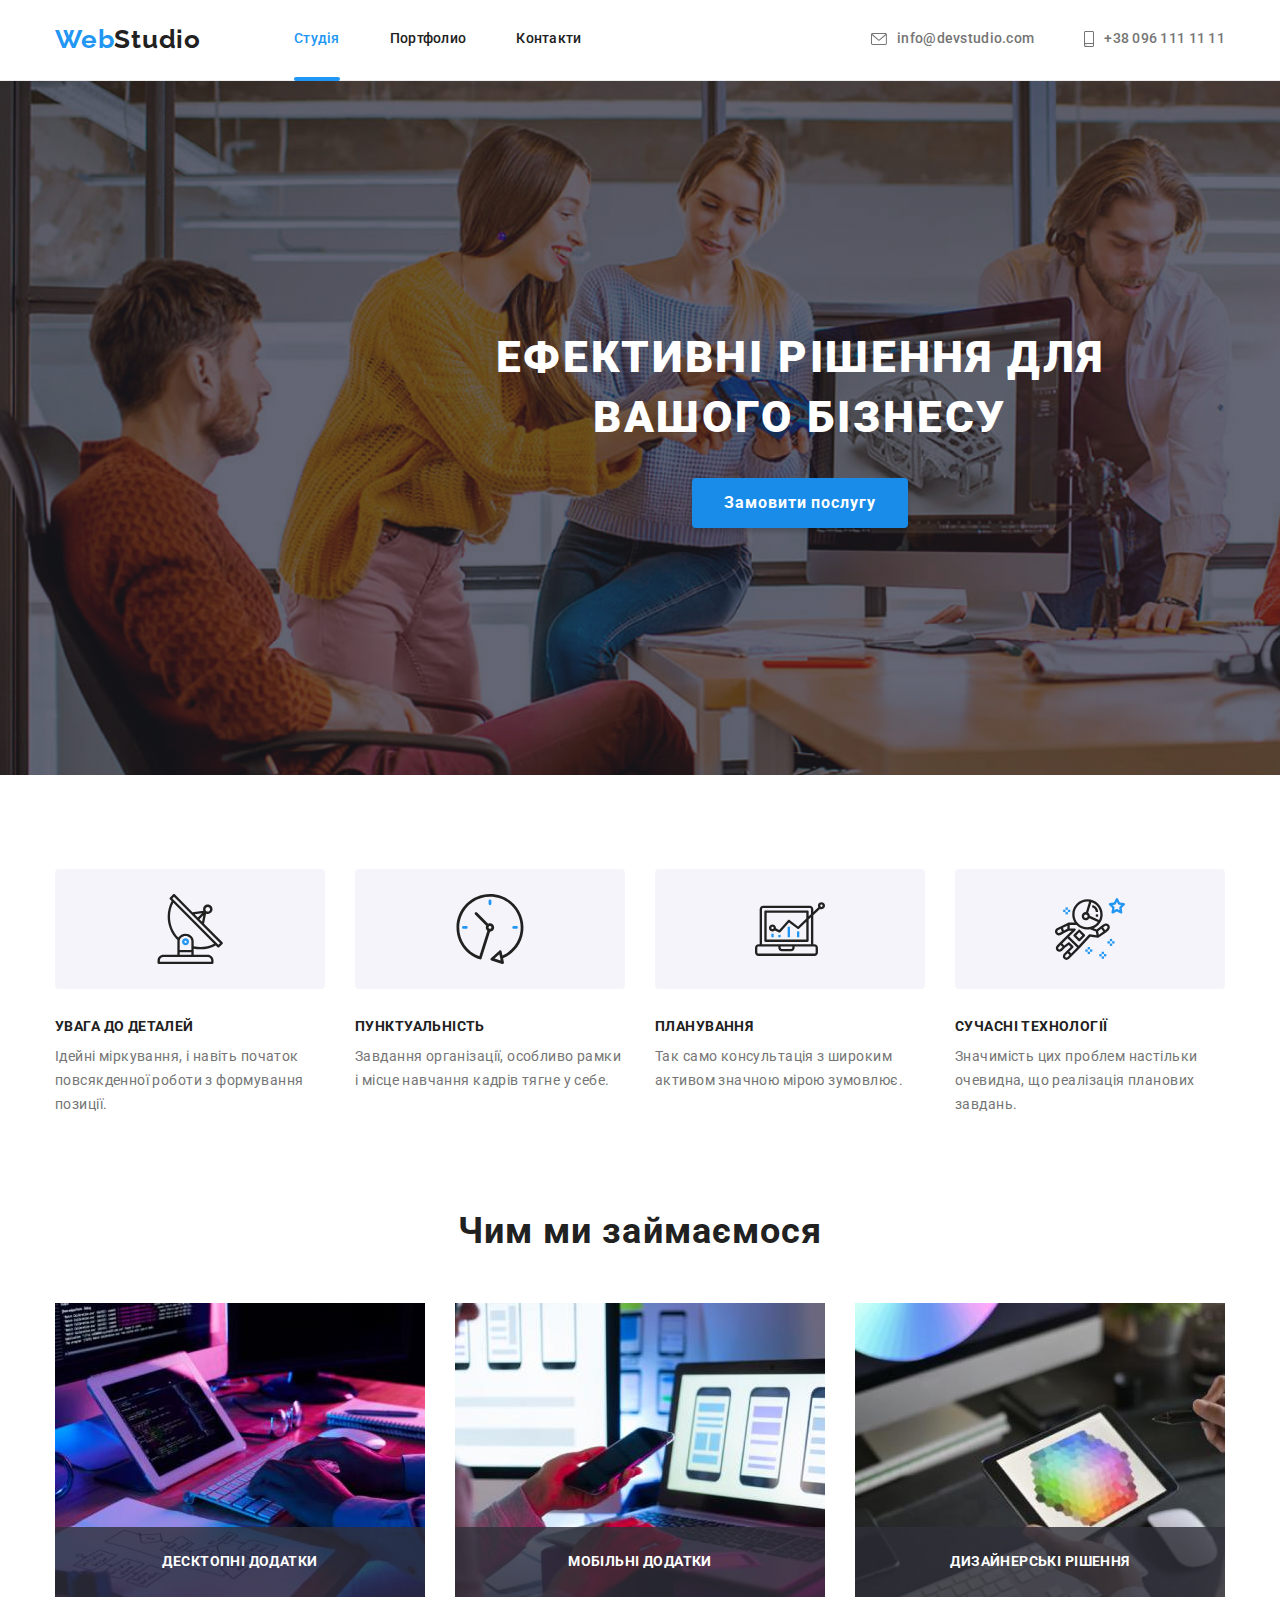
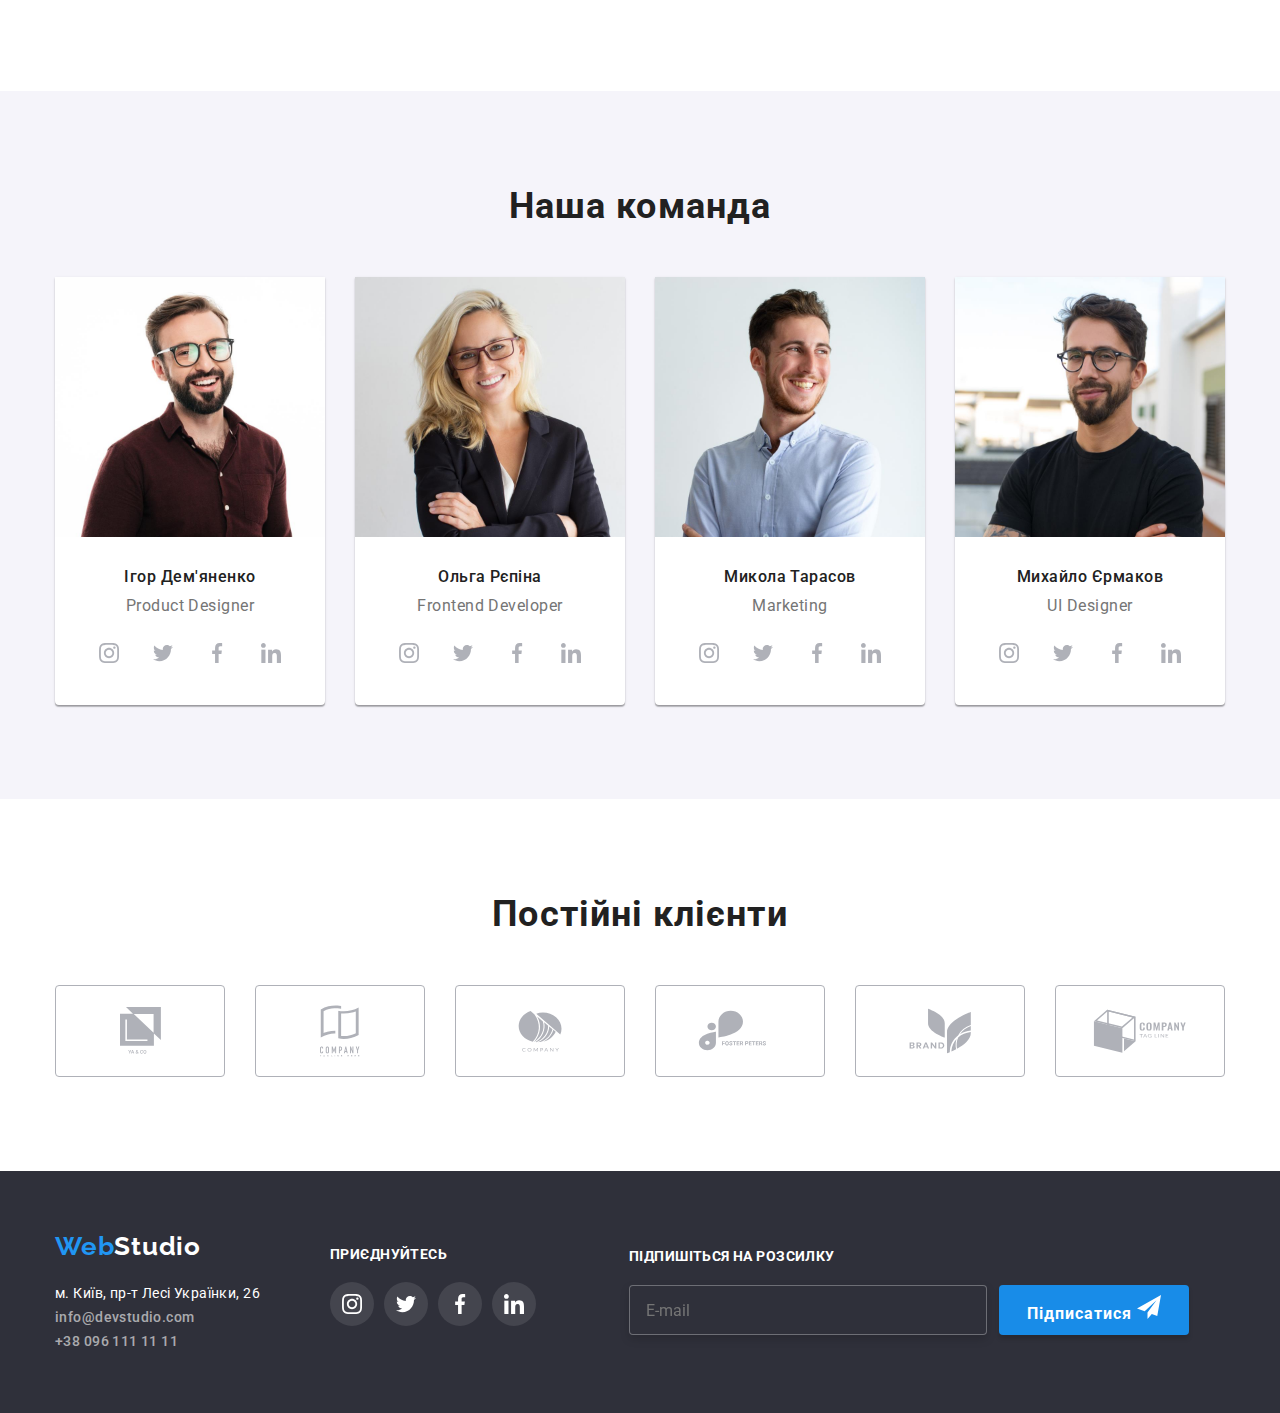
<file: index.html>
<!DOCTYPE html>
<html lang="en">

<head>
  <meta charset="UTF-8" />
  <meta http-equiv="X-UA-Compatible" content="IE=edge" />
  <meta name="viewport" content="width=device-width, initial-scale=1.0" />
  <title>Студія</title>
  <link rel="preconnect" href="https://fonts.googleapis.com" />
  <link rel="preconnect" href="https://fonts.gstatic.com" crossorigin />
  <link rel="stylesheet"
    href="https://cdnjs.cloudflare.com/ajax/libs/modern-normalize/1.0.0/modern-normalize.min.css" />
  <link rel="stylesheet" href="./css/styles.css" />
  <link href="https://fonts.googleapis.com/css2?family=Raleway:wght@700&family=Roboto:wght@400;500;700;900&display=swap"
    rel="stylesheet" />
</head>

<body>
  <!-- HEADER -->
  <header class="page-header">
    <div class="container page-header-container">
      <nav class="page-navigation">
        <a class="logo link" href="/"> <span>Web</span>Studio </a>

        <ul class="menu list">
          <li class="menu-item">
            <div class="menu-item-link">
              <a class="menu-link link active" href="./index.html">Студія</a>
            </div>
          </li>
          <li class="menu-item">
            <div class="menu-item-link">
              <a class="menu-link link" href="./portfolio.html">Портфолио</a>
            </div>
          </li>
          <li class="menu-item"><a class="menu-link link" href="">Контакти</a></li>
        </ul>
      </nav>
      <ul class="contact-header list">
        <li class="contact-item-header">
          <svg class="icon-header" width="16" height="12">
            <use href="./images/sprite.svg#icon-mail"></use>
          </svg>
          <a class="contact-link contact-header-link link" href="mailto:info@devstudio.com">info@devstudio.com</a>
        </li>
        <li class="contact-item-header">
          <svg class="icon-header" width="10" height="16">
            <use href="./images/sprite.svg#icon-smartphone"></use>
          </svg>
          <a class="contact-link contact-header-link link" href="tel:+380961111111">+38 096 111 11 11</a>
        </li>
      </ul>
    </div>
  </header>

  <main>
    <!-- HERO -->
    <div class="hero-bg">
      <section class="hero section">
        <div class="container">
          <h1 class="hero-title">Ефективні рішення для вашого бізнесу</h1>
          <button type="button" class="button" data-modal-open>Замовити послугу</button>
        </div>
      </section>
    </div>

    <!-- FEATURES -->
    <section class="features-section section">
      <div class="container">
        <h2 class="visually-hidden">Особливості</h2>
        <ul class="features list">
          <li class="features-card">
            <div class="features-list-img">
              <svg class="features-img" width="70" height="70">
                <use href="./images/sprite.svg#icon-antena"></use>
              </svg>
            </div>
            <div>
              <h3 class="features-list-title">УВАГА ДО ДЕТАЛЕЙ</h3>
              <p class="features-list-text">
                Ідейні міркування, і навіть початок повсякденної роботи з формування позиції.
              </p>
            </div>
          </li>
          <li class="features-card">
            <div class="features-list-img">
              <svg class="features-img" width="70" height="70">
                <use href="./images/sprite.svg#icon-clock"></use>
              </svg>
            </div>
            <div>
              <h3 class="features-list-title">ПУНКТУАЛЬНІСТЬ</h3>
              <p class="features-list-text">
                Завдання організації, особливо рамки і місце навчання кадрів тягне у себе.
              </p>
            </div>
          </li>
          <li class="features-card">
            <div class="features-list-img">
              <svg class="features-img" width="70" height="70">
                <use href="./images/sprite.svg#icon-diagram"></use>
              </svg>
            </div>
            <div>
              <h3 class="features-list-title">ПЛАНУВАННЯ</h3>
              <p class="features-list-text">
                Так само консультація з широким активом значною мірою зумовлює.
              </p>
            </div>
          </li>
          <li class="features-card">
            <div class="features-list-img">
              <svg class="features-img" width="70" height="70">
                <use href="./images/sprite.svg#icon-astronaut"></use>
              </svg>
            </div>
            <div>
              <h3 class="features-list-title">СУЧАСНІ ТЕХНОЛОГІЇ</h3>
              <p class="features-list-text">
                Значимість цих проблем настільки очевидна, що реалізація планових завдань.
              </p>
            </div>
          </li>
        </ul>
      </div>
    </section>
    <!-- DOING -->
    <section class="doing-section">
      <div class="container">
        <h2 class="doing-title">Чим ми займаємося</h2>
        <ul class="doing-list list">
          <li class="doing-list-item">
            <div class="doing-card">
              <img class="doing-list-img" src="images/box-1.jpg" alt="" width="370" height="294" />
              <div class="doing-list-block">
                <h3 class="doing-list-subtitle">Десктопні додатки</h3>
              </div>
            </div>
          </li>
          <div class="doing-card">
            <img class="doing-list-img" src="images/box-2.jpg" alt="" width="370" height="294" />
            <div class="doing-list-block">
              <h3 class="doing-list-subtitle">Мобільні додатки</h3>
            </div>
          </div>
          </li>
          <div class="doing-card">
            <img class="doing-list-img" src="images/box-3.jpg" alt="" width="370" height="294" />
            <div class="doing-list-block">
              <h3 class="doing-list-subtitle">Дизайнерські рішення</h3>
            </div>
          </div>
          </li>
        </ul>
      </div>
    </section>
    <!-- TEAM -->
    <section class="team-section section">
      <div class="container">
        <h2 class="team-title">Наша команда</h2>
        <ul class="team-list list">
          <li class="team-list-item">
            <img class="doing-list-img" src="images/igor.jpg" alt="Ігор Дем'яненко" width="270" height="260" />
            <div class="team-descr">
              <h3 class="team-list-title">Ігор Дем'яненко</h3>
              <p class="team-list-text">Product Designer</p>
              <ul class="social-list list">
                <li class="social-list-item">
                  <a href="" class="social-list-link">
                    <svg class="social-list-icon" width="20" height="20">
                      <use href="./images/sprite.svg#icon-instagram"></use>
                    </svg>
                  </a>
                </li>
                <li class="social-list-item">
                  <a href="" class="social-list-link">
                    <svg class="social-list-icon" width="20" height="20">
                      <use href="./images/sprite.svg#icon-twitter"></use>
                    </svg>
                  </a>
                </li>
                <li class="social-list-item">
                  <a href="" class="social-list-link">
                    <svg class="social-list-icon" width="20" height="20">
                      <use href="./images/sprite.svg#icon-facebook"></use>
                    </svg>
                  </a>
                </li>
                <li class="social-list-item">
                  <a href="" class="social-list-link">
                    <svg class="social-list-icon" width="20" height="20">
                      <use href="./images/sprite.svg#icon-linkedin"></use>
                    </svg>
                  </a>
                </li>
              </ul>
            </div>
          </li>
          <li class="team-list-item">
            <img class="doing-list-img" src="images/olga.jpg" alt="Ольга Рєпіна" width="270" height="260" />
            <div class="team-descr">
              <h3 class="team-list-title">Ольга Рєпіна</h3>
              <p class="team-list-text">Frontend Developer</p>
              <ul class="social-list list">
                <li class="social-list-item">
                  <a href="" class="social-list-link">
                    <svg class="social-list-icon" width="20" height="20">
                      <use href="./images/sprite.svg#icon-instagram"></use>
                    </svg>
                  </a>
                </li>
                <li class="social-list-item">
                  <a href="" class="social-list-link">
                    <svg class="social-list-icon" width="20" height="20">
                      <use href="./images/sprite.svg#icon-twitter"></use>
                    </svg>
                  </a>
                </li>
                <li class="social-list-item">
                  <a href="" class="social-list-link">
                    <svg class="social-list-icon" width="20" height="20">
                      <use href="./images/sprite.svg#icon-facebook"></use>
                    </svg>
                  </a>
                </li>
                <li class="social-list-item">
                  <a href="" class="social-list-link">
                    <svg class="social-list-icon" width="20" height="20">
                      <use href="./images/sprite.svg#icon-linkedin"></use>
                    </svg>
                  </a>
                </li>
              </ul>
            </div>
          </li>
          <li class="team-list-item">
            <img class="doing-list-img" src="images/mukola.jpg" alt="Микола Тарасов" width="270" height="260" />
            <div class="team-descr">
              <h3 class="team-list-title">Микола Тарасов</h3>
              <p class="team-list-text">Marketing</p>
              <ul class="social-list list">
                <li class="social-list-item">
                  <a href="" class="social-list-link">
                    <svg class="social-list-icon" width="20" height="20">
                      <use href="./images/sprite.svg#icon-instagram"></use>
                    </svg>
                  </a>
                </li>
                <li class="social-list-item">
                  <a href="" class="social-list-link">
                    <svg class="social-list-icon" width="20" height="20">
                      <use href="./images/sprite.svg#icon-twitter"></use>
                    </svg>
                  </a>
                </li>
                <li class="social-list-item">
                  <a href="" class="social-list-link">
                    <svg class="social-list-icon" width="20" height="20">
                      <use href="./images/sprite.svg#icon-facebook"></use>
                    </svg>
                  </a>
                </li>
                <li class="social-list-item">
                  <a href="" class="social-list-link">
                    <svg class="social-list-icon" width="20" height="20">
                      <use href="./images/sprite.svg#icon-linkedin"></use>
                    </svg>
                  </a>
                </li>
              </ul>
            </div>
          </li>
          <li class="team-list-item">
            <img class="doing-list-img" src="images/muhailo.jpg" alt="Михайло Єрмаков" width="270" height="260" />
            <div class="team-descr">
              <h3 class="team-list-title">Михайло Єрмаков</h3>
              <p class="team-list-text">UI Designer</p>
              <ul class="social-list list">
                <li class="social-list-item">
                  <a href="" class="social-list-link">
                    <svg class="social-list-icon" width="20" height="20">
                      <use href="./images/sprite.svg#icon-instagram"></use>
                    </svg>
                  </a>
                </li>
                <li class="social-list-item">
                  <a href="" class="social-list-link">
                    <svg class="social-list-icon" width="20" height="20">
                      <use href="./images/sprite.svg#icon-twitter"></use>
                    </svg>
                  </a>
                </li>
                <li class="social-list-item">
                  <a href="" class="social-list-link">
                    <svg class="social-list-icon" width="20" height="20">
                      <use href="./images/sprite.svg#icon-facebook"></use>
                    </svg>
                  </a>
                </li>
                <li class="social-list-item">
                  <a href="" class="social-list-link">
                    <svg class="social-list-icon" width="20" height="20">
                      <use href="./images/sprite.svg#icon-linkedin"></use>
                    </svg>
                  </a>
                </li>
              </ul>
            </div>
          </li>
        </ul>
      </div>
    </section>
    <!-- CLIENTS -->
    <section class="clients-section section">
      <div class="container">
        <h2 class="clients-title">Постійні клієнти</h2>
        <ul class="clients-list list">
          <li class="clients-list-item">
            <div class="clients-list-img">
              <svg class="clients-img" width="41" height="47">
                <use href="./images/sprite.svg#icon-client-1"></use>
              </svg>
            </div>
          </li>
          <li class="clients-list-item">
            <div class="clients-list-img">
              <svg class="clients-img" width="40" height="52">
                <use href="./images/sprite.svg#icon-client-2"></use>
              </svg>
            </div>
          </li>
          <li class="clients-list-item">
            <div class="clients-list-img">
              <svg class="clients-img" width="44" height="42">
                <use href="./images/sprite.svg#icon-client-3"></use>
              </svg>
            </div>
          </li>
          <li class="clients-list-item">
            <div class="clients-list-img">
              <svg class="clients-img" width="85" height="41">
                <use href="./images/sprite.svg#icon-client-4"></use>
              </svg>
            </div>
          </li>
          <li class="clients-list-item">
            <div class="clients-list-img">
              <svg class="clients-img" width="63" height="46">
                <use href="./images/sprite.svg#icon-client-5"></use>
              </svg>
            </div>
          </li>
          <li class="clients-list-item">
            <div class="clients-list-img">
              <svg class="clients-img" width="94" height="44">
                <use href="./images/sprite.svg#icon-client-6"></use>
              </svg>
            </div>
          </li>
        </ul>
      </div>
    </section>

  </main>
  <!-- FOOTER -->
  <footer class="footer-section">
    <div class="container container-footer">
      <div class="adress-section-footer">
        <a class="logo logo-footer link" href="/"><span>Web</span>Studio</a>
        <address>
          <ul class="contact-footer list">
            <li>
              <a class="adress adress-footer link" href="https://goo.gl/maps/uo4PSPGy8gMgeVrE9" target="_blank"
                rel="noopener noreferrer">
                м. Київ, пр-т Лесі Українки, 26
              </a>
            </li>
            <li>
              <a class="contact-link contact-link-footer link" href="mailto:info@devstudio.com">info@devstudio.com</a>
            </li>
            <li>
              <a class="contact-link contact-link-footer link" href="tel:+380961111111">+38 096 111 11 11</a>
            </li>
          </ul>
        </address>
      </div>
      <div class="joing">
        <h2 class="joing-title">приєднуйтесь</h2>
        <ul class="social-list-footer list">
          <li class="social-list-item-footer">
            <a href="" class="social-list-link-footer">
              <svg class="social-list-icon-footer" width="20" height="20">
                <use href="./images/sprite.svg#icon-instagram"></use>
              </svg>
            </a>
          </li>
          <li class="social-list-item-footer">
            <a href="" class="social-list-link-footer">
              <svg class="social-list-icon-footer" width="20" height="20">
                <use href="./images/sprite.svg#icon-twitter"></use>
              </svg>
            </a>
          </li>
          <li class="social-list-item-footer">
            <a href="" class="social-list-link-footer">
              <svg class="social-list-icon-footer" width="20" height="20">
                <use href="./images/sprite.svg#icon-facebook"></use>
              </svg>
            </a>
          </li>
          <li class="social-list-item-footer">
            <a href="" class="social-list-link-footer">
              <svg class="social-list-icon-footer" width="20" height="20">
                <use href="./images/sprite.svg#icon-linkedin"></use>
              </svg>
            </a>
          </li>
        </ul>
      </div>

      <div class="subscribe">
        <p class="subscribe-title">Підпишіться на розсилку</p>
        <form class="subscribe-form">
          <label class="subscribe-form-field">
            <input name="user_mail" type="text" class="subscribe-form-input" placeholder="E-mail" required
            pattern="^([a-z0-9_-]+\.)*[a-z0-9_-]+@[a-z0-9_-]+(\.[a-z0-9_-]+)*\.[a-z]{2,6}$"
            >
          </label>
          <button type="button" class="button-subscribe-footer button">
            Підписатися
            <svg class="button-subscribe-footer-icon" class="" width="24" height="24">
              <use
                href="./images/sprite.svg#icon-send"
              ></use>
            </svg>
          </button>
        </form>
      </div>

    </div>
  </footer>
  <!-- MODAL -->
  <div class="backdrop is-hidden" data-modal>
    <div class="modal">
      <button type="button" class="modal-close-btn" data-modal-close>
        <svg class="modal-close-btn-icon" width="18" height="18">
          <use href="./images/sprite.svg#icon-close"></use>
        </svg>
      </button>
      <p class="modal-caption">Залиште свої дані, ми вам передзвонимо</p>
      <form class="modal-form">
        <label class="modal-form-field">
          <span class="modal-form-field-desc">Ім'я</span>
          <span class="modal-form-input-wrapper">
            <input name="user_name" type="text" class="modal-form-input" placeholder="" required
              pattern="[a-zA-Zа-яА-ЯіІїЇ]+">
            <span class="modal-form-icon">
              <svg class="" width="18" height="18">
                <use
                  class=""
                  href="./images/sprite.svg#person-black"
                ></use>
              </svg>
            </span>
          </span>
        </label>
        <label class="modal-form-field">
          <span class="modal-form-field-desc">Телефон</span>
          <span class="modal-form-input-wrapper">
            <input name="user_phone_number" type="tel" class="modal-form-input" placeholder="" required
              pattern="[0-9]{3}-[0-9]{3}-[0-9]{2}-[0-9]{2}" title="xxx-xxx-xx-xx">
            <span class="modal-form-icon">
              <svg class="" width="18" height="18">
                <use
                  class=""
                  href="./images/sprite.svg#phone-black"
                ></use>
              </svg>
            </span>
          </span>
        </label>
        <label class="modal-form-field">
          <span class="modal-form-field-desc">Пошта</span>
          <span class="modal-form-input-wrapper">
            <input name="user_mail" type="text" class="modal-form-input" placeholder="" required
              pattern="^([a-z0-9_-]+\.)*[a-z0-9_-]+@[a-z0-9_-]+(\.[a-z0-9_-]+)*\.[a-z]{2,6}$">
            <span class="modal-form-icon">
              <svg class="modal-icon-svg" width="18" height="18">
                <use
                  class="modal-icon"
                  href="./images/sprite.svg#email-black"
                ></use>
              </svg>
            </span>
          </span>
        </label>
        <label class="modal-form-field">
          <span class="modal-form-field-desc">Коментар</span>
          <textarea 
            name="user_message" 
            class="modal-form-message" 
            placeholder="Введіть текст"
          ></textarea>
        </label>
        <label class="modal-form-check-wrapper">
          <input name="user_policy" type="checkbox" class="modal-form-check visually-hidden">
          <svg class="modal-form-own-check" width="16" height="15">
            <use 
              class="modal-form-own-check-icon"
              href="./images/sprite.svg#icon-check"
            ></use>
          </svg>
          Погоджуюся з розсилкою та приймаю&nbsp;<a href="#">Умови договору</a>
        </label>
        <button type="submit" class="modal-form-btn button">Відправити</button>
      </form>
    </div>
  </div>

  <script src="./js/modal.js"></script>
</body>

</html>
</file>
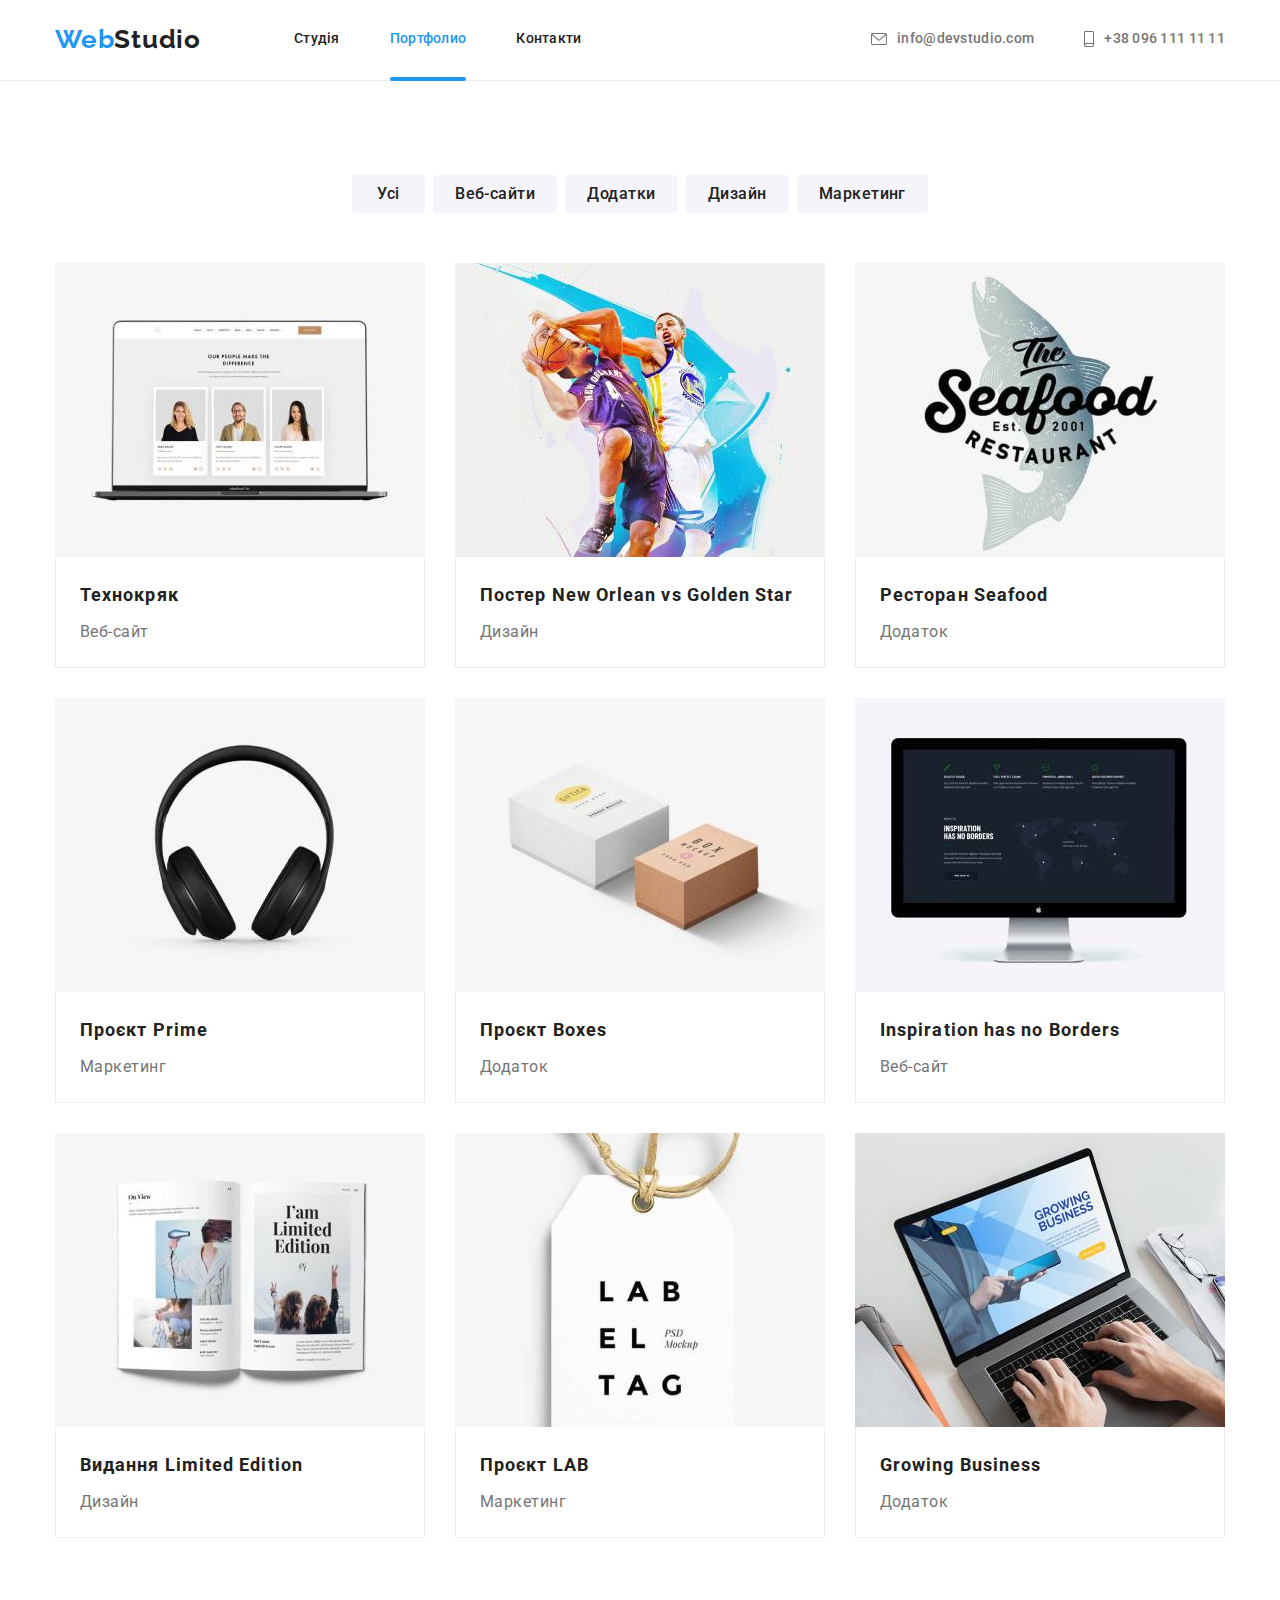
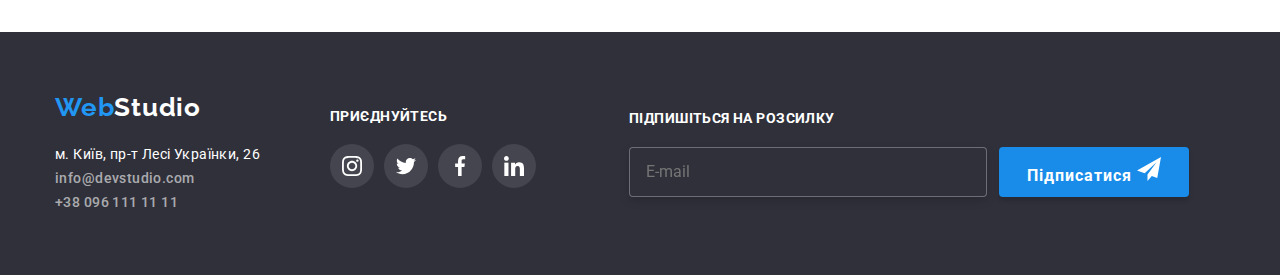
<file: portfolio.html>
<!DOCTYPE html>
<html lang="en">

<head>
  <meta charset="UTF-8">
  <meta http-equiv="X-UA-Compatible" content="IE=edge">
  <meta name="viewport" content="width=device-width, initial-scale=1.0">
  <title>Портфоліо</title>
  <link rel="stylesheet"
    href="https://cdnjs.cloudflare.com/ajax/libs/modern-normalize/1.0.0/modern-normalize.min.css" />
  <link rel="stylesheet" href="./css/styles.css">
  <link href="https://fonts.googleapis.com/css2?family=Raleway:wght@700&family=Roboto:wght@400;500;700;900&display=swap"
    rel="stylesheet">


</head>

<body>

  <!-- HEADER -->
  <header class="page-header">
    <div class="container page-header-container">
      <nav class="page-navigation">
        <a class="logo link" href="/"> <span>Web</span>Studio </a>

        <ul class="menu list">
          <li class="menu-item">
            <div class="menu-item-link">
              <a class="menu-link link" href="./index.html">Студія</a>
            </div>
          </li>
          <li class="menu-item">
            <div class="menu-item-link">
              <a class="menu-link link active" href="./portfolio.html">Портфолио</a>
            </div>
          </li>
          <li class="menu-item"><a class="menu-link link" href="">Контакти</a></li>
        </ul>
      </nav>
      <ul class="contact-header list">
        <li class="contact-item-header">
          <svg class="icon-header" width="16" height="12">
            <use href="./images/sprite.svg#icon-mail"></use>
          </svg>
          <a class="contact-link contact-header-link link" href="mailto:info@devstudio.com">info@devstudio.com</a>
        </li>
        <li class="contact-item-header">
          <svg class="icon-header" width="10" height="16">
            <use href="./images/sprite.svg#icon-smartphone"></use>
          </svg>
          <a class="contact-link contact-header-link link" href="tel:+380961111111">+38 096 111 11 11</a>
        </li>
      </ul>
    </div>
  </header>

  <main>
    <!-- PORTFOLIO -->
    <section class="portfolio-section section">
      <div class="container">
        <h1 class="visually-hidden">Портфоліо</h1>

        <ul class="filters-list list">
          <li class="filters-list-item"><button class="button" type="button">Усі</button></li>
          <li class="filters-list-item"><button class="button" type="button">Веб-сайти</button></li>
          <li class="filters-list-item"><button class="button" type="button">Додатки</button></li>
          <li class="filters-list-item"><button class="button" type="button">Дизайн</button></li>
          <li class="filters-list-item"><button class="button" type="button">Маркетинг</button></li>
        </ul>

        <ul class="projects-list list">
          <li class="project-list-item">
            <a href="" class="project-link link">
              <div class="project-thumb">
                <img class="project-img" src="images/project1.jpg" alt="Технокряк" width="370" height="294">
                <div class="project-overlay">
                  <p class="project-overlay-text">Ресурс пропонує комплексні пропозиції з різним рівнем функціоналу та
                    сервісів. Все це дозволить відвідувачу отримати вичерпні відомості про компанію чи приватну особу.
                  </p>
                </div>
              </div>
              <div class="project-descr">
                <h2 class="project-title">Технокряк</h2>
                <p class="project-text">Веб-сайт</p>
              </div>
            </a>
          </li>
          <li class="project-list-item">
            <a href="" class="project-link link">
              <div class="project-thumb">
                <img src="images/project2.jpg" alt="Постер New Orlean vs Golden Star" width="370" height="294">
                <div class="project-overlay">
                  <p class="project-overlay-text">Ресурс пропонує комплексні пропозиції з різним рівнем функціоналу та
                    сервісів. Все це дозволить відвідувачу отримати вичерпні відомості про компанію чи приватну особу.
                  </p>
                </div>
              </div>
              <div class="project-descr">
                <h2 class="project-title">Постер New Orlean vs Golden Star</h2>
                <p class="project-text">Дизайн</p>
              </div>
            </a>
          </li>
          <li class="project-list-item">
            <a href="" class="project-link link">
              <div class="project-thumb">
                <img src="images/project3.jpg" alt="Ресторан Seafood" width="370" height="294">
                <div class="project-overlay">
                  <p class="project-overlay-text">Ресурс пропонує комплексні пропозиції з різним рівнем функціоналу та
                    сервісів. Все це дозволить відвідувачу отримати вичерпні відомості про компанію чи приватну особу.
                  </p>
                </div>
              </div>
              <div class="project-descr">
                <h2 class="project-title">Ресторан Seafood</h2>
                <p class="project-text">Додаток</p>
              </div>
            </a>
          </li>
          <li class="project-list-item">
            <a href="" class="project-link link">
              <div class="project-thumb">
                <img src="images/project4.jpg" alt="Проєкт Prime" width="370" height="294">
                <div class="project-overlay">
                  <p class="project-overlay-text">Ресурс пропонує комплексні пропозиції з різним рівнем функціоналу та
                    сервісів. Все це дозволить відвідувачу отримати вичерпні відомості про компанію чи приватну особу.
                  </p>
                </div>
              </div>
              <div class="project-descr">
                <h2 class="project-title">Проєкт Prime</h2>
                <p class="project-text">Маркетинг</p>
              </div>
            </a>
          </li>
          <li class="project-list-item">
            <a href="" class="project-link link">
              <div class="project-thumb">
                <img src="images/project5.jpg" alt="Проєкт Boxes" width="370" height="294">
                <div class="project-overlay">
                  <p class="project-overlay-text">Ресурс пропонує комплексні пропозиції з різним рівнем функціоналу та
                    сервісів. Все це дозволить відвідувачу отримати вичерпні відомості про компанію чи приватну особу.
                  </p>
                </div>
              </div>
              <div class="project-descr">
                <h2 class="project-title">Проєкт Boxes</h2>
                <p class="project-text">Додаток</p>
              </div>
            </a>
          </li>
          <li class="project-list-item">
            <a href="" class="project-link link">
              <div class="project-thumb">
                <img src="images/project6.jpg" alt="Inspiration has no Borders" width="370" height="294">
                <div class="project-overlay">
                  <p class="project-overlay-text">Ресурс пропонує комплексні пропозиції з різним рівнем функціоналу та
                    сервісів. Все це дозволить відвідувачу отримати вичерпні відомості про компанію чи приватну особу.
                  </p>
                </div>
              </div>
              <div class="project-descr">
                <h2 class="project-title">Inspiration has no Borders</h2>
                <p class="project-text">Веб-сайт</p>
              </div>
            </a>
          </li>
          <li class="project-list-item">
            <a href="" class="project-link link">
              <div class="project-thumb">
                <img src="images/project7.jpg" alt="Видання Limited Edition" width="370" height="294">
                <div class="project-overlay">
                  <p class="project-overlay-text">Ресурс пропонує комплексні пропозиції з різним рівнем функціоналу та
                    сервісів. Все це дозволить відвідувачу отримати вичерпні відомості про компанію чи приватну особу.
                  </p>
                </div>
              </div>
              <div class="project-descr">
                <h2 class="project-title">Видання Limited Edition</h2>
                <p class="project-text">Дизайн</p>
              </div>
            </a>
          </li>
          <li class="project-list-item">
            <a href="" class="project-link link">
              <div class="project-thumb">
                <img src="images/project8.jpg" alt="Проєкт LAB" width="370" height="294">
                <div class="project-overlay">
                  <p class="project-overlay-text">Ресурс пропонує комплексні пропозиції з різним рівнем функціоналу та
                    сервісів. Все це дозволить відвідувачу отримати вичерпні відомості про компанію чи приватну особу.
                  </p>
                </div>
              </div>
              <div class="project-descr">
                <h2 class="project-title">Проєкт LAB</h2>
                <p class="project-text">Маркетинг</p>
              </div>
            </a>
          </li>
          <li class="project-list-item">
            <a href="" class="project-link link">
              <div class="project-thumb">
                <img src="images/project9.jpg" alt="Growing Business" width="370" height="294">
                <div class="project-overlay">
                  <p class="project-overlay-text">Ресурс пропонує комплексні пропозиції з різним рівнем функціоналу та
                    сервісів. Все це дозволить відвідувачу отримати вичерпні відомості про компанію чи приватну особу.
                  </p>
                </div>
              </div>
              <div class="project-descr">
                <h2 class="project-title">Growing Business</h2>
                <p class="project-text">Додаток</p>
              </div class="project-descr">
            </a>
          </li>
        </ul>
      </div>

    </section>
  </main>

  <!-- FOOTER -->
  <footer class="footer-section">
    <div class="container container-footer">
      <div class="adress-section-footer">
        <a class="logo logo-footer link" href="/"><span>Web</span>Studio</a>
        <address>
          <ul class="contact-footer list">
            <li>
              <a class="adress adress-footer link" href="https://goo.gl/maps/uo4PSPGy8gMgeVrE9" target="_blank"
                rel="noopener noreferrer">
                м. Київ, пр-т Лесі Українки, 26
              </a>
            </li>
            <li>
              <a class="contact-link contact-link-footer link" href="mailto:info@devstudio.com">info@devstudio.com</a>
            </li>
            <li>
              <a class="contact-link contact-link-footer link" href="tel:+380961111111">+38 096 111 11 11</a>
            </li>
          </ul>
        </address>
      </div>
      <div class="joing">
        <h2 class="joing-title">приєднуйтесь</h2>
        <ul class="social-list-footer list">
          <li class="social-list-item-footer">
            <a href="" class="social-list-link-footer">
              <svg class="social-list-icon-footer" width="20" height="20">
                <use href="./images/sprite.svg#icon-instagram"></use>
              </svg>
            </a>
          </li>
          <li class="social-list-item-footer">
            <a href="" class="social-list-link-footer">
              <svg class="social-list-icon-footer" width="20" height="20">
                <use href="./images/sprite.svg#icon-twitter"></use>
              </svg>
            </a>
          </li>
          <li class="social-list-item-footer">
            <a href="" class="social-list-link-footer">
              <svg class="social-list-icon-footer" width="20" height="20">
                <use href="./images/sprite.svg#icon-facebook"></use>
              </svg>
            </a>
          </li>
          <li class="social-list-item-footer">
            <a href="" class="social-list-link-footer">
              <svg class="social-list-icon-footer" width="20" height="20">
                <use href="./images/sprite.svg#icon-linkedin"></use>
              </svg>
            </a>
          </li>
        </ul>
      </div>
      <div class="subscribe">
        <p class="subscribe-title">Підпишіться на розсилку</p>
        <form class="subscribe-form">
          <label class="subscribe-form-field">
            <input name="user_mail" type="text" class="subscribe-form-input" placeholder="E-mail" required
            pattern="^([a-z0-9_-]+\.)*[a-z0-9_-]+@[a-z0-9_-]+(\.[a-z0-9_-]+)*\.[a-z]{2,6}$"
            >
          </label>
          <button type="button" class="button-subscribe-footer button">
            Підписатися
            <svg class="button-subscribe-footer-icon" class="" width="24" height="24">
              <use
                href="./images/sprite.svg#icon-send"
              ></use>
            </svg>
          </button>
        </form>
      </div>
    </div>
  </footer>

</body>

</html>
</file>
<file: css/styles.css>
:root {
    --background-color: #2F303A;
    --brand-color: #2196F3;
    --white-color: #ffff;
    --black-color: #212121;
    --transition-dur-and-func: 250ms cubic-bezier(0.4, 0, 0.2, 1);
}

body {
    font-family: 'Roboto', 'Raleway', sans-serif;
    color: var(--black-color);
    background: var(--white-color);
    font-style: normal;
    font-weight: 400;
}

h1,
h2,
h3,
h4,
h5,
h6,
p {
  margin-top: 0;
  margin-bottom: 0;
}

ul,
ol {
  margin-top: 0;
  margin-bottom: 0;
  padding-left: 0;
}

img {
  display: block;
}

button {
  cursor: pointer;
}

.link {
    text-decoration: none;
    color: var(--black-color);
}

.list {
    list-style-type: none;
}

.button {
    cursor: pointer;
    border: none;
}

.visually-hidden {
    position: absolute;
    width: 1px;
    height: 1px;
    margin: -1px;
    padding: 0;
    overflow: hidden;
    border: 0;
    clip: rect(0 0 0 0);
}

.container {
    width: 1200px;
    padding-left: 15px;
    padding-right: 15px;
    margin-left: auto;
    margin-right: auto;
}

.section {
    padding-top: 94px;
    padding-bottom: 94px;
}

/* ==================== COMPONENTS ==================== */

.logo {
    font-family: 'Raleway';
    font-weight: 700;
    font-size: 26px;
    line-height: 1.19;
    letter-spacing: 0.03em;
    color:  var(--black-color);
}

.logo span {
    color: var(--brand-color);
}

/* ==================== /COMPONENTS ==================== */

/* ==================== HEADER ==================== */

.page-header {
    padding-top: 24px;
    padding-bottom: 25px;
    border-bottom: 1px solid #ECECEC;
}

.page-header-container {
    display: flex;
    align-items: center;
}

.page-navigation {
    display: flex;
    align-items: center;
    column-gap: 93px;
}

.contact-header {
    display: flex;
    column-gap: 50px;
    margin-left: auto;
}

.contact-item-header {
    display: flex;
    align-items: center;
    
}

.contact-item-header:hover .icon-header,
.contact-item-header:focus .icon-header,
.contact-item-header:hover .contact-link,
.contact-item-header:focus .contact-link {
    fill: var(--brand-color);
    color: var(--brand-color);
}

.icon-header {
    fill: #757575;
    margin-right: 10px;
    transition: fill var(--transition-dur-and-func);
}

.contact-link {
    font-style: normal;
    font-weight: 500;
    font-size: 14px;
    line-height: 1.14;
    letter-spacing: 0.02em;
    color: #757575;
    transition: color var(--transition-dur-and-func);
}

.menu {
    display: flex;
    column-gap: 50px;
}

.menu-link {
    position: relative;
    display: block;
    font-weight: 500;
    font-size: 14px;
    line-height: 1.14;
    letter-spacing: 0.02em;
    transition: color var(--transition-dur-and-func);
}

.menu-link.active::after {
    position: absolute;
    display: block;
    content: '';
    left: 0;
    top: 285%;
    width: 100%;
    height: 4px;
    border-radius: 2px;
    background-color: var(--brand-color);
    transition: background-color var(--transition-dur-and-func);
    /* display: none; */
}

.menu-link:hover,
.menu-link:focus {
    color: var(--brand-color);
}

.page-navigation .active {
    color: var(--brand-color);
}

/* ==================== /HEADER ==================== */

/* ==================== HERO ==================== */

.hero-bg {
    background-color: #C4C4C4;
}

.hero {
    width: 1600px;
    margin-left: auto;
    margin-right: auto;
    background-image: linear-gradient(rgba(47, 48, 58, 0.4), rgba(47, 48, 58, 0.4)),
    url('../images/bg-hero.jpg');
    background-size: cover;
}

.hero-title {
    width: 696px;
    font-weight: 900;
    font-size: 44px;
    line-height: 1.36;
    text-align: center;
    letter-spacing: 0.06em;
    text-transform: uppercase;
    color: var(--white-color);
    margin-top: 153px;
    margin-left: auto;
    margin-right: auto;
}

.hero .button:focus,
.hero .button:hover {
    background-color: var(--brand-color);
    color: var(--white-color);
}

.hero .button {
    /* min-width: 216px;
    height: 50px; */
    min-width: 216px;
    padding: 10px 32px;
    background-color: #188CE8;
    box-shadow: 0px 4px 4px rgba(0, 0, 0, 0.15);
    border-radius: 4px;
    font-weight: 700;
    font-size: 16px;
    line-height: 1.88;
    letter-spacing: 0.06em;
    color: var(--white-color);
    display: block;
    margin: 30px auto 153px;
}

/* ==================== /HERO ==================== */

/* ==================== FEATURES ==================== */

.features {
    display: flex;
    gap: 30px;
}

.features-card {
    flex-basis: calc((100% - 90px) / 4);
}

.features-list-img {
    width: 270px;
    height: 120px;
    background-color: #F5F4FA;
    border-radius: 4px;
    border: none;
    display: flex;
    justify-content: center;
    align-items: center;
    margin-bottom: 30px;
}

.features-list-title {
    font-weight: 700;
    font-size: 14px;
    line-height: 1.14;
    letter-spacing: 0.03em;
    text-transform: uppercase;
    margin-bottom: 10px;
}

.features-list-text {
    font-size: 14px;
    line-height: 1.71;
    letter-spacing: 0.03em;
    color: #757575;
}

/* ==================== /FEATURES ==================== */

/* ==================== DOING ==================== */

.doing-section {
    padding-bottom: 94px;
}

.doing-title {
    font-weight: 700;
    font-size: 36px;
    line-height: 1.17;
    text-align: center;
    letter-spacing: 0.03em;
    padding-bottom: 50px;
}

.doing-list {
    display: flex;
    flex-wrap: wrap;
    gap: 30px;
}

.doing-list-item {
    flex-basis: calc((100% - 60px) / 3);
}

.doing-card {
    position: relative;
}

.doing-list-block {
    position: absolute;
    width: 370px;
    height: 70px;
    background-color: rgba(47, 48, 58, 0.8);
    bottom: 0;
}

.doing-list-subtitle {
    font-weight: 700;
    font-size: 14px;
    line-height: 1.14;
    text-align: center;
    letter-spacing: 0.03em;
    text-transform: uppercase;
    color: var(--white-color);
    padding-top: 27px;
}

/* ==================== /DOING ==================== */

/* ==================== TEAM ==================== */
.team-section {
    background-color: #F5F4FA;
}

.team-title {
    font-weight: 700;
    font-size: 36px;
    line-height: 1.17;
    text-align: center;
    letter-spacing: 0.03em;
    padding-bottom: 50px;
}

.team-list {
    display: flex;
    flex-wrap: wrap;
    gap: 30px;
}

.team-list-item {
    flex-basis: calc((100% - 90px) / 4);
    box-shadow: 0px 1px 3px rgba(0, 0, 0, 0.12), 0px 1px 1px rgba(0, 0, 0, 0.14), 0px 2px 1px rgba(0, 0, 0, 0.2);
    border-radius: 0px 0px 4px 4px;
    background-color: #FFFFFF;
}

.team-descr {
    padding-top: 30px;
    padding-bottom: 30px;
}

.team-list-title {
    font-weight: 500;
    font-size: 16px;
    line-height: 1.19;
    text-align: center;
    letter-spacing: 0.03em;
    margin-bottom: 10px;
}

.team-list-text {
    font-size: 16px;
    line-height: 1.19;
    text-align: center;
    letter-spacing: 0.03em;
    color: #757575;
    margin-bottom: 16px;
}

.social-list {
    display: flex;
    justify-content: center;
    column-gap: 10px;
}

.social-list-link {
    display: flex;
    justify-content: center;
    align-items: center;
    width: 44px;
    height: 44px;
    border-radius: 50%;
    transition: background-color var(--transition-dur-and-func);
}

.social-list-link:hover,
.social-list-link:focus {
    background-color: var(--brand-color);
    
}

.social-list-icon {
    fill: #AFB1B8;
    transition: fill var(--transition-dur-and-func);
}

.social-list-link:hover .social-list-icon,
.social-list-link:focus .social-list-icon {
    fill:var(--white-color);
}

/* ==================== /TEAM ==================== */

/* ==================== PORTFOLIO ==================== */

.filters-list {
    display: flex;
    flex-wrap: wrap;
    gap: 8px;
    justify-content: center;
}

.filters-list .button {
    background-color: #F5F4FA;
    border-radius: 4px;
    min-width: 73px;
    /* height: 38px; */
    padding: 6px 22px;
    font-weight: 500;
    font-size: 16px;
    line-height: 1.63;
    text-align: center;
    letter-spacing: 0.03em;
    color:  var(--black-color);
    border: none;
    transition: background-color var(--transition-dur-and-func), box-shadow var(--transition-dur-and-func), color var(--transition-dur-and-func);
}

.filters-list .button:focus,
.filters-list .button:hover {
    background-color: var(--brand-color);
    color: var(--white-color);
    box-shadow: 0px 3px 1px rgba(0, 0, 0, 0.1), 0px 1px 2px rgba(0, 0, 0, 0.08), 0px 2px 2px rgba(0, 0, 0, 0.12);
}

.projects-list {
    display: flex;
    flex-wrap: wrap;
    gap: 30px;
    padding-top: 50px;
    background: var(--white-color);
}

.project-descr {
    padding: 20px 24px;
    border: 1px solid #EEEEEE;
    border-top: none;
}

.project-list-item {
    flex-basis: calc((100% - 60px) / 3);
    transition: box-shadow var(--transition-dur-and-func);
}

.project-thumb {
    position: relative;
    overflow: hidden;
}

.project-overlay {
    display: inline-block;
    position: absolute;
    content: '';
    width: 100%;
    height: 100%;
    top: 0;
    left: 0;
    background-color: rgba(33, 150, 243, 0.9);
    transform: translateY(100%);
    transition: transform var(--transition-dur-and-func);
    font-weight: 400;
    font-size: 18px;
    line-height: 1.56;
    letter-spacing: 0.03em;
    color: var(--white-color);
    padding: 63px 24px;
}

.project-link:hover .project-overlay, 
.project-link:focus .project-overlay {
    transform: translateY(0%);
}

.project-list-item:hover,
.project-list-item:focus {
    box-shadow: 0px 1px 1px rgba(0, 0, 0, 0.12), 0px 4px 4px rgba(0, 0, 0, 0.06), 1px 4px 6px rgba(0, 0, 0, 0.16);
}

.project-title {
    font-weight: 700;
    font-size: 18px;
    line-height: 2;
    letter-spacing: 0.06em;
    margin-bottom: 4px;
}

.project-text {
    font-size: 16px;
    line-height: 1.88;
    letter-spacing: 0.03em;
    color: #757575;
}

/* ==================== /PORTFOLIO ==================== */

/* ==================== CLIENTS ==================== */

.clients-list {
    display: flex;
    flex-wrap: wrap;
    gap: 30px;
    justify-content: center;
}

.clients-list-item {
    flex-basis: calc((100% - 150px) / 6);
}

.clients-title {
    font-weight: 700;
    font-size: 36px;
    line-height: 42px;
    text-align: center;
    letter-spacing: 0.03em;
    margin-bottom: 50px;
}

.clients-list-img {
    display: flex;
    width: 170px;
    height: 92px;
    /* filter: drop-shadow(0px 4px 4px rgba(0, 0, 0, 0.25)); */
    border: 1px solid #AFB1B8;
    border-radius: 4px;
    cursor: pointer;
    transition: border var(--transition-dur-and-func);
}

.clients-list-img:hover,
.clients-list-img:focus {
    border: 1px solid var(--brand-color);
}

.clients-img {
    margin: auto;
    fill: #AFB1B8;
}

.clients-img {
    fill: #AFB1B8;
    transition: fill var(--transition-dur-and-func);
}

.clients-list-img:hover .clients-img,
.clients-list-img:focus .clients-img {
    fill: var(--brand-color);
}

/* ==================== /CLIENTS ==================== */

/* ==================== FOOTER ==================== */

.logo-footer {
    color: var(--white-color);
}

.contact-footer {
    padding-top: 20px;
}

.adress-footer {
    color: var(--white-color);
    font-style: normal;
    font-size: 14px;
    line-height: 1.71;
    letter-spacing: 0.03em;
    transition: color var(--transition-dur-and-func);
}

.contact-link-footer {
    font-size: 14px;
    line-height: 1.71;
    letter-spacing: 0.03em;
    color: rgba(255, 255, 255, 0.6);
    transition: color var(--transition-dur-and-func);
}

.contact-link-footer:hover,
.contact-link-footer:focus {
    color: var(--brand-color);
}

.footer-section {
    background-color: var(--background-color);
    padding-top: 60px;
    padding-bottom: 60px;
    display: flex;
}

.container-footer {
    display: flex;
    justify-content: flex-start;
    align-items: center;
}

.adress:hover,
.adress:focus {
    color: var(--brand-color);
}

.adress-section-footer {
    margin-right: 70px;
}

.joing {
    margin-bottom: 12px;
    margin-right: 93px;
}

.joing-title {
    font-weight: 700;
    font-size: 14px;
    line-height: 16px;
    letter-spacing: 0.03em;
    text-transform: uppercase;
    color: #FFFFFF;
    margin-bottom: 20px;
}

.social-list-footer {
    display: flex;
    justify-content: flex-start;
    align-items: center;
    column-gap: 10px;
}

.social-list-link-footer {
    width: 44px;
    height: 44px;
    background-color:rgba(255, 255, 255, 0.1);
    display: flex;
    justify-content: center;
    align-items: center;
    border-radius: 50%;
    transition: background-color var(--transition-dur-and-func);
}

.social-list-link-footer:hover,
.social-list-link-footer:focus {
    background-color: var(--brand-color);
}

.social-list-icon-footer {
    fill: var(--white-color);
}

.subscribe-title {
    font-weight: 700;
    font-size: 14px;
    line-height: 1.14;
    letter-spacing: 0.03em;
    text-transform: uppercase;
    color: var(--white-color);
    margin-bottom: 20px;
}

.subscribe-form {
    display: flex;
    justify-content: center;
    align-items: center;
    gap: 12px
}

.subscribe-form-input {
    width: 358px;
    height: 50px;
    border: 1px solid rgba(255, 255, 255, 0.3);
    filter: drop-shadow(0px 4px 4px rgba(0, 0, 0, 0.15));
    border-radius: 4px;
    background-color: #2F303A;
    padding-left: 16px;
    
}

.subscribe-form-input:hover,
.subscribe-form-input:focus {
    cursor: pointer;
    outline: none;
    border-color: var(--brand-color);
}

.button-subscribe-footer {
    height: 50px;
    font-weight: 700;
    font-size: 16px;
    line-height: 1.88;
    align-items: center;
    text-align: center;
    letter-spacing: 0.06em;
    color: var(--white-color);
    background-color: #188CE8;
    box-shadow: 0px 4px 4px rgba(0, 0, 0, 0.15);
    border-radius: 4px;
    padding: 10px 28px;
}

.button-subscribe-footer:hover,
.button-subscribe-footer:focus {
  background-color: var(--brand-color);
  color: var(--white-color);
}

.button-subscribe-footer-icon {
    fill: var(--white-color);
}

/* ==================== /FOOTER ==================== */

/* ==================== BACKDROP ==================== */

.backdrop {
    position: fixed;
    top: 0;
    left: 0;
    z-index: 1000;
    width: 100%;
    height: 100%;
    background-color: rgba(0, 0, 0, 0.5);
    transition: opacity var(--transition-dur-and-func), visibility var(--transition-dur-and-func);
}

.backdrop.is-hidden {
    opacity: 0;
    visibility: hidden;
    pointer-events: none;
}

/* ==================== /BACKDROP ==================== */

/* ==================== MODAL ==================== */

.modal {
    position: absolute;
    top: 50%;
    left: 50%;
    transform: translate(-50%, -50%);
    width: 528px;
    /* height: 581px; */
    background-color: rgb(255, 255, 255);
    box-shadow: 0px 1px 3px rgba(0, 0, 0, 0.12), 0px 1px 1px rgba(0, 0, 0, 0.14), 0px 2px 1px rgba(0, 0, 0, 0.2);
    border-radius: 4px;
    padding: 40px;
}

.modal-close-btn {
    position: absolute;
    top: 8px;
    right: 8px;
    display: flex;
    justify-content: center;
    align-items: center;
    width: 30px;
    height: 30px;
    border-radius: 50%;
    background-color: transparent;
    border: 1px solid #cccccc;
    padding: 0;
    transition: border-color var(--transition-dur-and-func);
}

.modal-close-btn:hover,
.modal-close-btn:focus {
  border-color: var(--brand-color);
}

.modal-close-btn-icon {
    fill: var(--black-color);
    transition: fill var(--transition-dur-and-func);
}

.modal-close-btn:hover .modal-close-btn-icon,
.modal-close-btn:focus .modal-close-btn-icon {
  fill: var(--brand-color);
}

.modal-caption {
    font-weight: 700;
    font-size: 20px;
    line-height: 1.15;
    text-align: center;
    letter-spacing: 0.03em;
    color: var(--black-color);
    margin-bottom: 12px;
}

/* ==================== /MODAL ==================== */

/* ==================== MODAL FORM ==================== */

.modal-form {
    display: flex;
    flex-direction: column;
    row-gap: 20px;
}

.modal-form-field-desc {
    display: block;
    font-weight: 400;
    font-size: 12px;
    line-height: 1.17;
    letter-spacing: 0.01em;
    color: #757575;
    margin-bottom: 6px;
}

.modal-form-input-wrapper {
    position: relative;
    display: block;
}

.modal-form-input {
    width: 100%;
    height: 40px;
    border: 1px solid rgba(33, 33, 33, 0.2);
    border-radius: 4px;
    padding-left: 42px;
    transition: border-color var(--transition-dur-and-func);
}

.modal-form-input:hover,
.modal-form-input:focus {
    cursor: pointer;
    outline: none;
    border-color: var(--brand-color);
}

.modal-form-icon {
    position: absolute;
    top: 50%;
    left: 12px;
    transform: translateY(-50%);
    display: block;
    width: 18px;
    height: 18px;
}

.modal-form-input:focus + .modal-form-icon {
    fill: var(--brand-color);
}

.modal-form-message {
    width: 100%;
    height: 120px;
    resize: none;
    padding: 12px 16px;
    border: 1px solid rgba(33, 33, 33, 0.2);
    border-radius: 4px;
    transition: border-color var(--transition-dur-and-func);
}
  
.modal-form-message:hover,
.modal-form-message:focus {
    cursor: pointer;
    outline: none;
    border-color: var(--brand-color);
}

.modal-form-check-wrapper {
    display: flex;
    align-items: center;
}

.modal-form-own-check {
    border: 1px solid #303030;
    border-radius: 4px;
    cursor: pointer;
    margin-right: 10px;
}

.modal-form-check:checked + .modal-form-own-check {
    background-color: var(--brand-color);
    border-color: var(--brand-color);
}

.modal-form-check:hover + .modal-form-own-check,
.modal-form-check:focus + .modal-form-own-check {
    outline: 2px solid var(--brand-color);
    border: none;
}

.modal-form-own-check-icon {
    display: none;
    fill: var(--brand-color);
}

.modal-form-check:checked + .modal-form-own-check .modal-form-own-check-icon {
    display: block;
}

.modal-form-btn {
    min-width: 200px;
    align-self: center;
    padding: 10px 52px;
    font-weight: 700;
    font-size: 16px;
    line-height: 1.88;
    align-items: center;
    text-align: center;
    letter-spacing: 0.06em;
    color: #FFFFFF;
    background-color: #188CE8;
    box-shadow: 0px 4px 4px rgba(0, 0, 0, 0.15);
    border-radius: 4px;
}

.modal-form-btn:hover,
.modal-form-btn:focus {
  background-color: var(--brand-color);
  color: var(--white-color);
}

/* ==================== /MODAL FORM ==================== */
</file>
